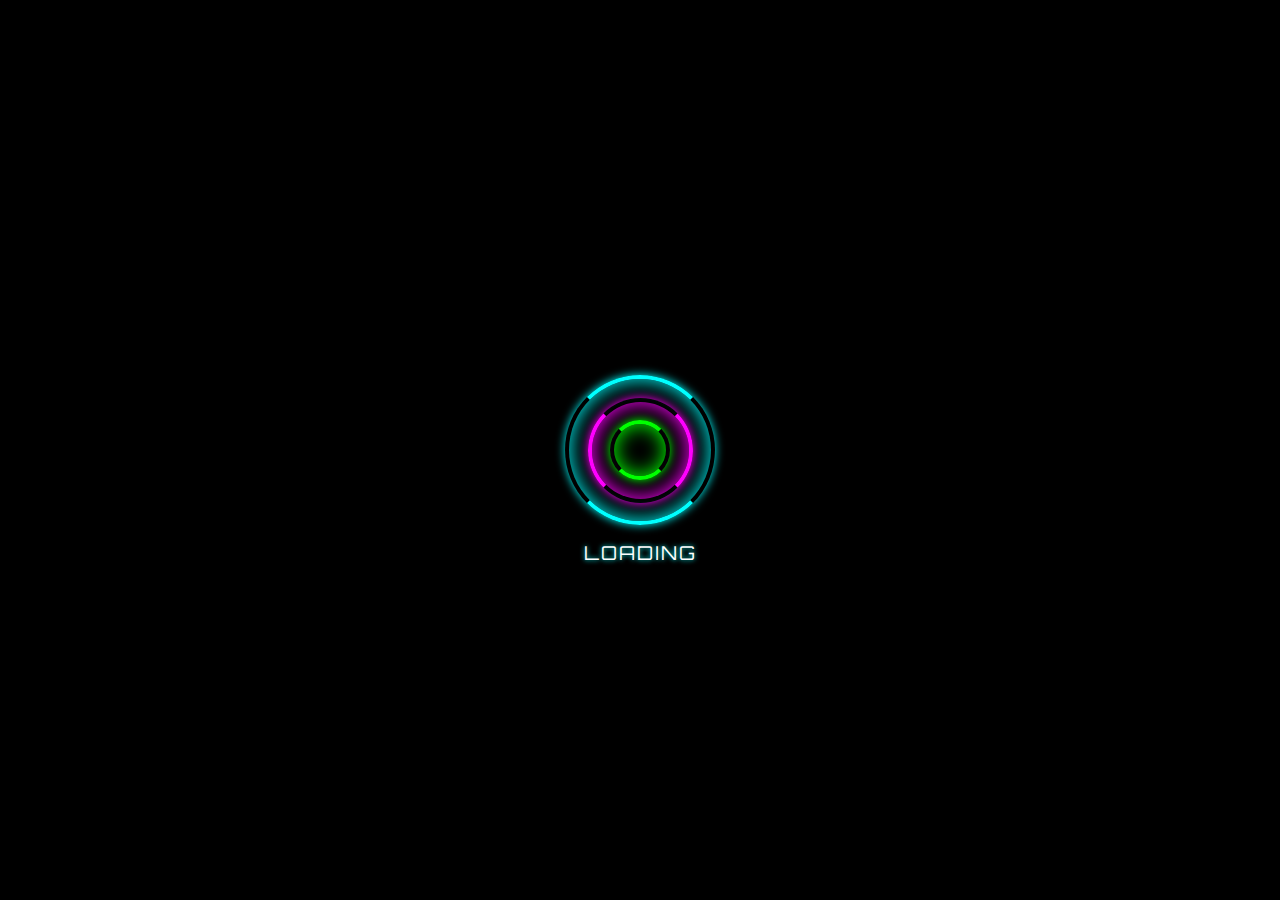
<file: pages/about.html>
<!DOCTYPE html>
<html lang="en">
<!-- 
    About Page
    Displays personal bio and social links.
-->
<head>
    <!-- 
        Setting up the document character set and viewport for responsiveness
    -->
    <meta charset="UTF-8">
    <meta name="viewport" content="width=device-width, initial-scale=1.0">
    <title>About Me | Ved Vyas</title>
    
    <!-- 
        Importing fonts: Cinzel, Noto Serif JP, and Orbitron 
        These fonts match the style used in the homepage
    -->
    <link rel="preconnect" href="https://fonts.googleapis.com">
    <link rel="preconnect" href="https://fonts.gstatic.com" crossorigin>
    <link href="https://fonts.googleapis.com/css2?family=Cinzel:wght@400;700&family=Noto+Serif+JP:wght@400;700&family=Orbitron:wght@400;700&display=swap" rel="stylesheet">
    
    <!-- Linking the specific stylesheet for the About page -->
    <link rel="stylesheet" href="about.css">
    <!-- General styles for the loader -->
    <link rel="stylesheet" href="../loader.css">
</head>
<body>
   <!-- General Loader structure -->
   <div id="techno-loader">
       <div class="loader-content">
           <div class="circle"></div>
           <div class="circle"></div>
           <div class="circle"></div>
           <div class="loading-text">LOADING</div>
       </div>
   </div>

    <!-- 
        Back Button
        Designed similarly to the Start button on the homepage.
    -->
    <a href="homepage.html" class="back-btn">BACK</a>

    <!-- 
        Main Container for the About Card
        The card itself is the red gamified element requested.
    -->
    <div class="card-container">
        <div class="about-card">
            
            <!-- Left Side: Content (Name, Description, Links) -->
            <div class="content-left">
                <!-- Name appearing on top -->
                <h1 class="name-title">Ved Vyas</h1>
                
                <!-- Small Description -->
                <p class="description">
                    Passionate STEM enthusiast with a strong interest in Artificial Intelligence,
                    Machine Learning, and Data Science. A sincere and dedicated learner,
                    consistently seeking opportunities to expand knowledge and skills. I enjoy
                    tech exploration and follow the Kaizen philosophy of continuous
                    improvement, striving to grow every day. Committed to continuous
                    growth and innovation in the technology domain.
                </p>
                
                <!-- Social Links: GitHub and HackerRank -->
                <div class="social-links">
                     <a href="https://github.com/developerved2312" target="_blank" class="social-btn">GitHub</a>
                     <a href="https://www.hackerrank.com/profile/ved_codes2312" target="_blank" class="social-btn">HackerRank</a>
                </div>
            </div>

            <!-- Right Side: User Image -->
            <div class="content-right">
                <img src="../assets/vedvyas_profilepic.jpg" alt="Ved Vyas" class="profile-img">
            </div>
            
        </div>
    </div>

    <!-- General script for loader functionality -->
    <script src="../loader.js"></script>
</body>
</html>
</file>
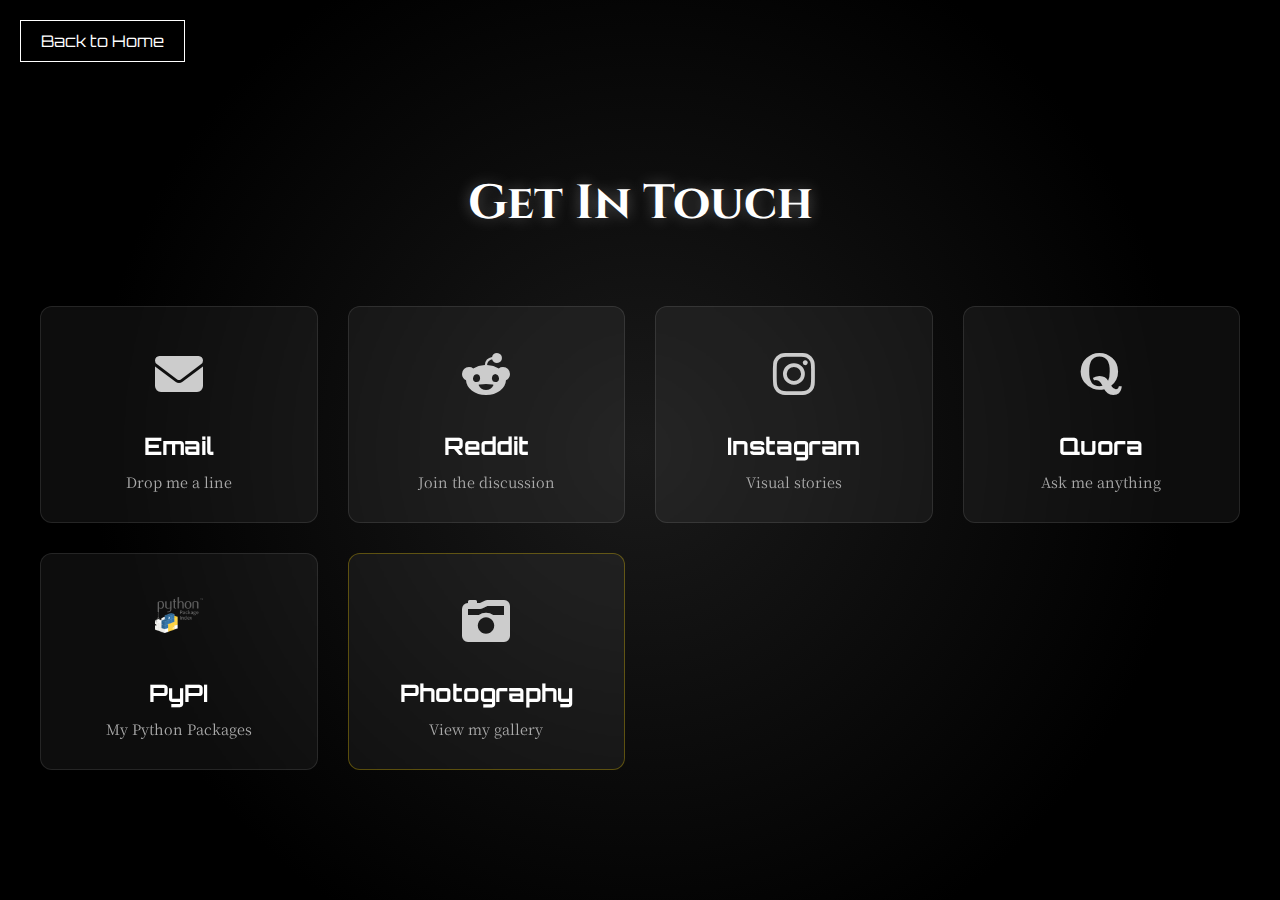
<file: pages/contactpage.html>
<!DOCTYPE html>
<html lang="en">
<head>
    <meta charset="UTF-8">
    <meta name="viewport" content="width=device-width, initial-scale=1.0">
    <title>Contact Me | Ved Vyas</title>
    <link rel="preconnect" href="https://fonts.googleapis.com">
    <link rel="preconnect" href="https://fonts.gstatic.com" crossorigin>
    <link href="https://fonts.googleapis.com/css2?family=Cinzel:wght@400;700&family=Noto+Serif+JP:wght@400;700&family=Orbitron:wght@400;700&display=swap" rel="stylesheet">
    <link rel="stylesheet" href="contactpage.css">
    <!-- Using Font Awesome for Social Icons if user hasn't provided images -->
    <link rel="stylesheet" href="https://cdnjs.cloudflare.com/ajax/libs/font-awesome/6.4.0/css/all.min.css">
</head>
<body>
    
    <a href="homepage.html" class="back-home">Back to Home</a>

    <div class="contact-container">
        <h1 class="page-title">Get In Touch</h1>
        
        <div class="contact-grid">
            
            <!-- Email -->
            <a href="mailto:vedcodes2312business@gmail.com" class="contact-card">
                <div class="icon-wrapper"><i class="fas fa-envelope"></i></div>
                <h2>Email</h2>
                <p>Drop me a line</p>
            </a>

            <!-- Reddit -->
            <a href="https://reddit.com/user/vedvyas2312" target="_blank" class="contact-card">
                <div class="icon-wrapper"><i class="fa-brands fa-reddit-alien"></i></div>
                <h2>Reddit</h2>
                <p>Join the discussion</p>
            </a>

            <!-- Instagram -->
            <a href="https://instagram.com/codewithved2312" target="_blank" class="contact-card">
                <div class="icon-wrapper"><i class="fa-brands fa-instagram"></i></div>
                <h2>Instagram</h2>
                <p>Visual stories</p>
            </a>

            <!-- Quora -->
            <a href="https://www.quora.com/profile/Ved-Vyas-146" target="_blank" class="contact-card">
                <div class="icon-wrapper"><i class="fa-brands fa-quora"></i></div>
                <h2>Quora</h2>
                <p>Ask me anything</p>
            </a>

            <!-- Python Package Index -->
            <a href="https://pypi.org/user/vedcodes2312/" target="_blank" class="contact-card">
                <div class="icon-wrapper">
                    <img src="../assets/pypi.png" alt="PyPI" style="width: 48px; height: 48px; object-fit: contain; ">
                </div>
                <h2>PyPI</h2>
                <p>My Python Packages</p>
            </a>

            <!-- Photography Page -->
            <a href="https://www.instagram.com/ved_clicks320" class="contact-card special-card">
                <div class="icon-wrapper"><i class="fas fa-camera-retro"></i></div>
                <h2>Photography</h2>
                <p>View my gallery</p>
            </a>

        </div>
    </div>

</body>
</html>
</file>
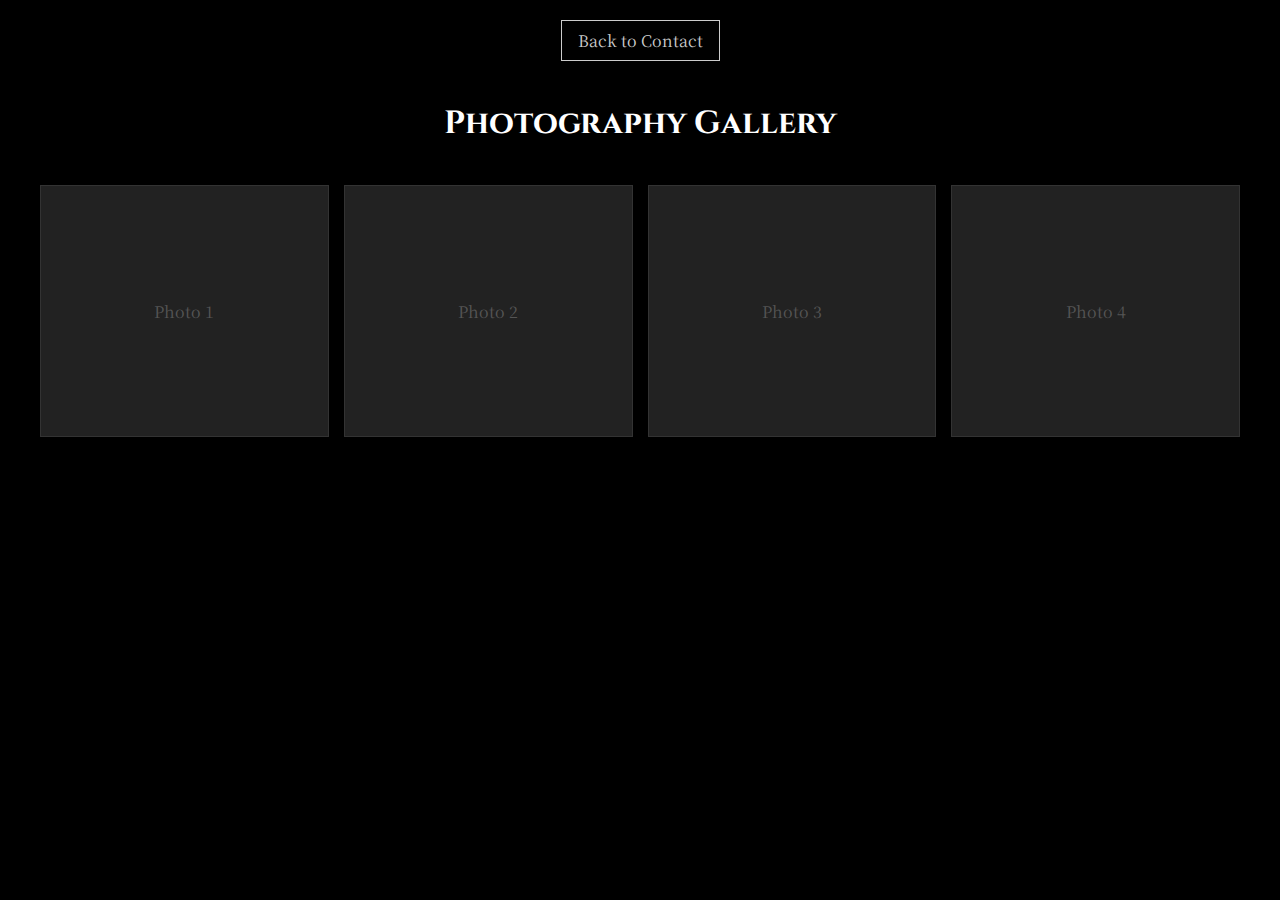
<file: pages/photography.html>
<!DOCTYPE html>
<html lang="en">
<head>
    <meta charset="UTF-8">
    <meta name="viewport" content="width=device-width, initial-scale=1.0">
    <title>Photography | Ved Vyas</title>
    <link rel="preconnect" href="https://fonts.googleapis.com">
    <link rel="preconnect" href="https://fonts.gstatic.com" crossorigin>
    <link href="https://fonts.googleapis.com/css2?family=Cinzel:wght@400;700&family=Noto+Serif+JP:wght@400;700&display=swap" rel="stylesheet">
    <style>
        body {
            background-color: #000;
            color: #fff;
            font-family: 'Noto Serif JP', serif;
            margin: 0;
            padding: 20px;
            text-align: center;
        }
        .back-link {
            display: inline-block;
            margin-bottom: 20px;
            color: #ccc;
            text-decoration: none;
            border: 1px solid #ccc;
            padding: 8px 16px;
        }
        .gallery {
            display: grid;
            grid-template-columns: repeat(auto-fill, minmax(250px, 1fr));
            gap: 15px;
            max-width: 1200px;
            margin: 0 auto;
        }
        .photo-wrapper {
            background: #222;
            height: 250px;
            display: flex;
            align-items: center;
            justify-content: center;
            color: #555;
            border: 1px solid #333;
        }
        h1 {
            font-family: 'Cinzel', serif;
            margin-bottom: 40px;
        }

        /* this makes photography gallery responsive */
        @media screen and (max-width: 768px) {
            body {
                padding: 10px;
            }
            .gallery {
                grid-template-columns: 1fr;
            }
            h1 {
                font-size: 1.5rem;
            }
        }
    </style>
</head>
<body>
    <a href="contactpage.html" class="back-link">Back to Contact</a>
    <h1>Photography Gallery</h1>
    <div class="gallery">
        <!-- Placeholders -->
        <div class="photo-wrapper">Photo 1</div>
        <div class="photo-wrapper">Photo 2</div>
        <div class="photo-wrapper">Photo 3</div>
        <div class="photo-wrapper">Photo 4</div>
    </div>
</body>
</html>
</file>
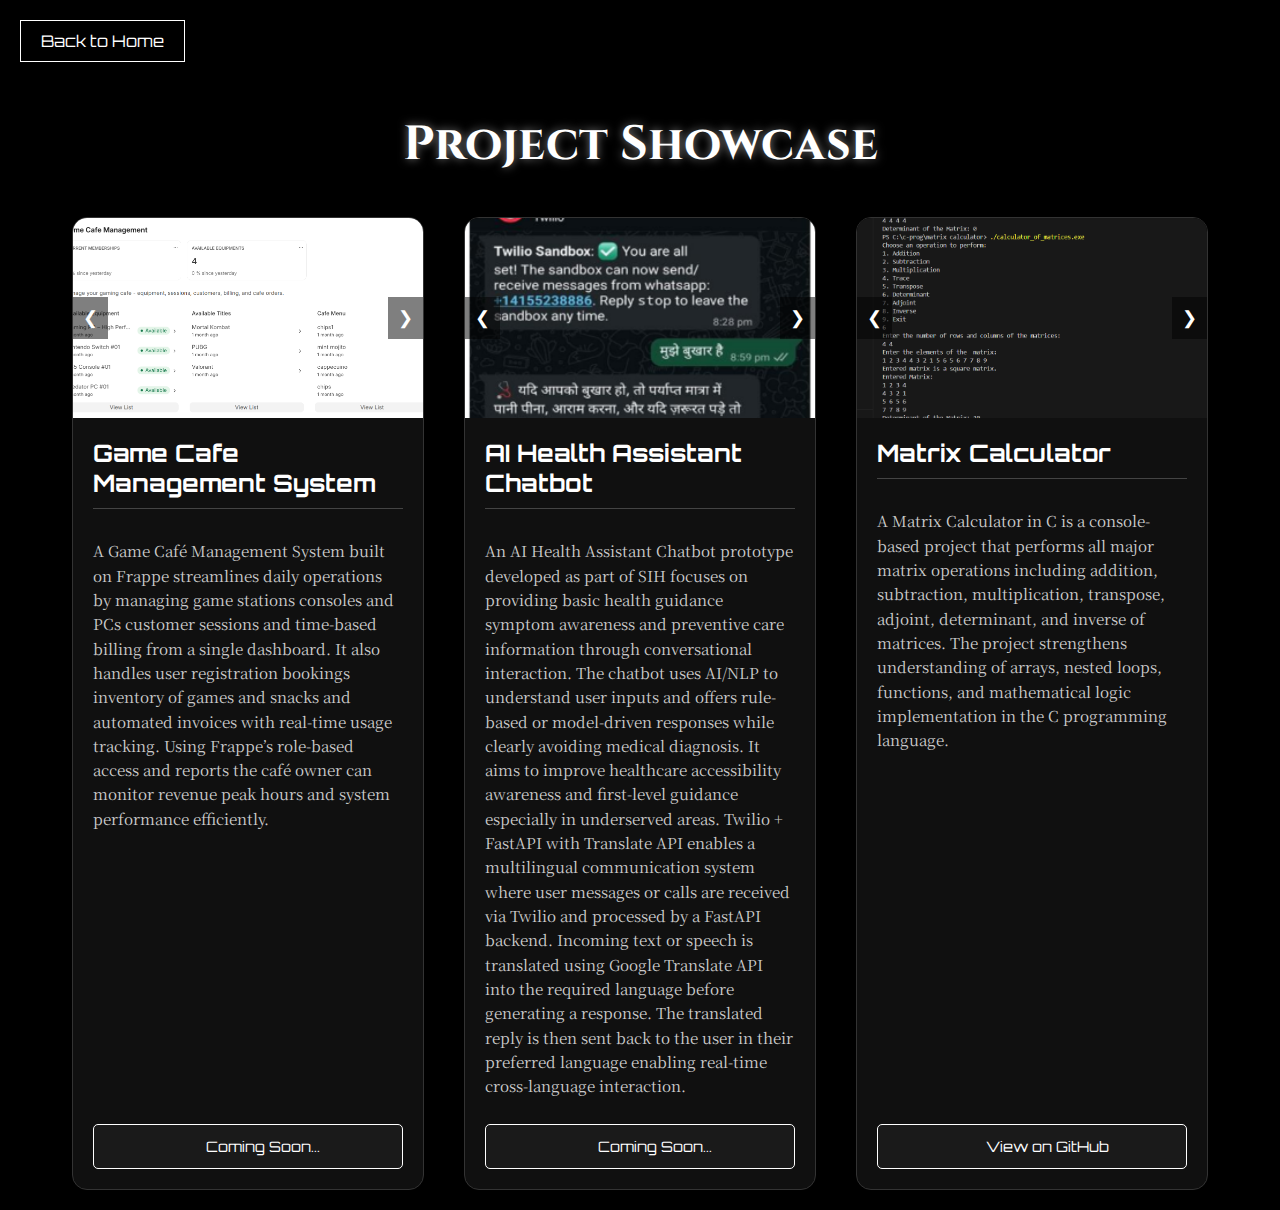
<file: pages/projectshowcase.html>
<!DOCTYPE html>
<html lang="en">
<head>
    <meta charset="UTF-8">
    <meta name="viewport" content="width=device-width, initial-scale=1.0">
    <title>Project Showcase | Ved Vyas</title>
    <link rel="preconnect" href="https://fonts.googleapis.com">
    <link rel="preconnect" href="https://fonts.gstatic.com" crossorigin>
    <link href="https://fonts.googleapis.com/css2?family=Cinzel:wght@400;700&family=Noto+Serif+JP:wght@400;700&family=Orbitron:wght@400;700&display=swap" rel="stylesheet">
    <link rel="stylesheet" href="projectshowcase.css">
    <!-- Reusing loader styles if needed, or keeping it simple -->
</head>
<body>
    
    <!-- Navigation back to home (optional but good UX) -->
    <a href="homepage.html" class="back-home">Back to Home</a>

    <div class="showcase-container">
        <h1 class="page-title">Project Showcase</h1>
        
        <div class="cards-wrapper">
            <!-- Card 1 -->
            <div class="project-card">
                <div class="card-image-slider" id="slider-1">
                    <button class="slider-btn prev" onclick="moveSlide('slider-1', -1)">&#10094;</button>
                    <div class="slides-container">
                        <div class="slide active"><img src="../assets/gamecafe1.png" alt="Game Cafe Management System Preview 1" onclick="openModal(this.src)" style="cursor: pointer;"></div>
                        <div class="slide"><img src="../assets/gamecafe2.png" alt="Game Cafe Management System Preview 2" onclick="openModal(this.src)" style="cursor: pointer;"></div>
                        <div class="slide"><img src="../assets/gamecafe3.png" alt="Game Cafe Management System Preview 3" onclick="openModal(this.src)" style="cursor: pointer;"></div>
                    </div>
                    <button class="slider-btn next" onclick="moveSlide('slider-1', 1)">&#10095;</button>
                </div>
                
                <div class="card-content">
                    <h2 class="project-name">Game Cafe Management System</h2>
                    <p class="project-description">
                       A Game Café Management System built on Frappe streamlines daily operations by managing game 
                       stations consoles and PCs customer sessions and time-based billing from a single dashboard. 
                       It also handles user registration bookings inventory of games and snacks and automated invoices 
                       with real-time usage tracking. Using Frappe’s role-based access and reports the café owner can
                        monitor revenue peak hours and system performance efficiently.
                    </p>
                    <div class="card-actions">
                        <a href="" target="_blank" class="github-button">
                            <span class="github-icon"></span> Coming Soon...
                        </a>
                    </div>
                </div>
            </div>

            <!-- Card 2 -->
            <div class="project-card">
                <div class="card-image-slider" id="slider-2">
                    <button class="slider-btn prev" onclick="moveSlide('slider-2', -1)">&#10094;</button>
                    <div class="slides-container">
                        <!-- <div class="slide active" style="background-color: #333;">Image 1</div>
                        <div class="slide" style="background-color: #444;">Image 2</div>
                        <div class="slide" style="background-color: #555;">Image 3</div> -->
                        <div class="slide active"><img src="../assets/sih1.png" alt="AI Health Assistant Preview 1" onclick="openModal(this.src)" style="cursor: pointer;"></div>
                        <div class="slide"><img src="../assets/sih2.png" alt="AI Health Assistant Preview 2" onclick="openModal(this.src)" style="cursor: pointer;"></div>
                        <div class="slide"><img src="../assets/sih3.png" alt="AI Health Assistant Preview 3" onclick="openModal(this.src)" style="cursor: pointer;"></div>
                    </div>
                    <button class="slider-btn next" onclick="moveSlide('slider-2', 1)">&#10095;</button>
                </div>
                
                <div class="card-content">
                    <h2 class="project-name">AI Health Assistant Chatbot</h2>
                    <p class="project-description">
                        An AI Health Assistant Chatbot prototype developed as part of SIH focuses on providing basic 
                        health guidance symptom awareness and preventive care information through conversational interaction.
                         The chatbot uses AI/NLP to understand user inputs and offers rule-based or model-driven responses 
                         while clearly avoiding medical diagnosis. It aims to improve healthcare accessibility awareness 
                         and first-level guidance especially in underserved areas. Twilio + FastAPI with Translate API 
                         enables a multilingual communication system where user messages or calls are received via 
                         Twilio and processed by a FastAPI backend. Incoming text or speech is translated using 
                         Google Translate API  into the required language before generating a response. 
                         The translated reply is then sent back to the user in their preferred language enabling real-time 
                         cross-language interaction.
                    <div class="card-actions">
                        <a href="" target="_blank" class="github-button">
                            <span class="github-icon"></span> Coming Soon...
                        </a>
                    </div>
                </div>
            </div>

             <!-- Card 3 -->
             <div class="project-card">
                <div class="card-image-slider" id="slider-3">
                    <button class="slider-btn prev" onclick="moveSlide('slider-3', -1)">&#10094;</button>
                    <div class="slides-container">
                        <div class="slide active"><img src="../assets/matrix1.png" alt="Matrix Calculator Preview 1" onclick="openModal(this.src)" style="cursor: pointer;"></div>
                        <div class="slide"><img src="../assets/matrix2.png" alt="Matrix Calculator Preview 2" onclick="openModal(this.src)" style="cursor: pointer;"></div>
                        <div class="slide"><img src="../assets/matrix3.png" alt="Matrix Calculator Preview 3" onclick="openModal(this.src)" style="cursor: pointer;"></div>
                    </div>
                    <button class="slider-btn next" onclick="moveSlide('slider-3', 1)">&#10095;</button>
                </div>
                
                <div class="card-content">
                    <h2 class="project-name">Matrix Calculator</h2>
                    <p class="project-description">
                       A Matrix Calculator in C is a console-based project that performs all major matrix operations including addition, subtraction, multiplication,
                        transpose, adjoint, determinant, and inverse of matrices.
                       The project strengthens understanding of arrays, nested loops, functions, and mathematical logic implementation in the C programming language.

                    </p>
                    <div class="card-actions">
                        <a href="https://github.com/developerved2312/matrix_calculator" target="_blank" class="github-button">
                            <span class="github-icon"></span> View on GitHub
                        </a>
                    </div>
                </div>
            </div>

        </div>
    </div>

    <!-- Image Modal -->
    <div id="imageModal" class="modal" onclick="closeModal()">
        <span class="close">&times;</span>
        <img class="modal-content" id="modalImg">
    </div>

    <script src="projectshowcase.js"></script>
</body>
</html>
</file>
<file: loader.css>
/* General styles for the techno-themed loader */
#techno-loader {
    position: fixed;
    top: 0;
    left: 0;
    width: 100%;
    height: 100%;
    background-color: #000;
    z-index: 9999;
    display: flex;
    justify-content: center;
    align-items: center;
    transition: opacity 0.5s ease-out, visibility 0.5s ease-out;
}

/* Hide the loader when loaded */
#techno-loader.loader-hidden {
    opacity: 0;
    visibility: hidden;
}

/* Loader container */
.loader-content {
    position: relative;
    width: 150px;
    height: 150px;
    display: flex;
    justify-content: center;
    align-items: center;
}

/* Inner rotating circle with techno color */
.circle {
    position: absolute;
    border-radius: 50%;
    border: 4px solid transparent;
}

/* Outer Ring */
.circle:nth-child(1) {
    width: 100%;
    height: 100%;
    border-top: 4px solid #0ff;
    border-bottom: 4px solid #0ff;
    animation: rotate-cw 2s linear infinite;
    box-shadow: 0 0 10px #0ff, 0 0 20px #0ff inset;
}

/* Middle Ring */
.circle:nth-child(2) {
    width: 70%;
    height: 70%;
    border-left: 4px solid #f0f;
    border-right: 4px solid #f0f;
    animation: rotate-ccw 1.5s linear infinite;
    box-shadow: 0 0 10px #f0f, 0 0 20px #f0f inset;
}

/* Inner Ring */
.circle:nth-child(3) {
    width: 40%;
    height: 40%;
    border-top: 4px solid #0f0;
    border-bottom: 4px solid #0f0;
    animation: rotate-cw 1s linear infinite;
    box-shadow: 0 0 10px #0f0, 0 0 20px #0f0 inset;
}

/* Loading text */
.loading-text {
    position: absolute;
    bottom: -40px;
    color: #fff;
    font-family: 'Orbitron', 'Courier New', Courier, monospace;
    font-size: 1.2rem;
    letter-spacing: 2px;
    animation: blink 1s infinite alternate;
    text-shadow: 0 0 5px #0ff;
}

/* Animations */
@keyframes rotate-cw {
    0% { transform: rotate(0deg); }
    100% { transform: rotate(360deg); }
}

@keyframes rotate-ccw {
    0% { transform: rotate(0deg); }
    100% { transform: rotate(-360deg); }
}

@keyframes blink {
    from { opacity: 1; }
    to { opacity: 0.5; }
}
</file>
<file: pages/contactpage.css>
body {
    background-color: #000000;
    color: #ffffff;
    font-family: 'Noto Serif JP', serif;
    margin: 0;
    padding: 0;
    min-height: 100vh;
}

.back-home {
    position: absolute;
    top: 20px;
    left: 20px;
    color: #fff;
    text-decoration: none;
    font-family: 'Orbitron', sans-serif;
    border: 1px solid #fff;
    padding: 10px 20px;
    transition: all 0.3s ease;
    z-index: 1000;
}

.back-home:hover {
    background-color: #fff;
    color: #000;
}

.contact-container {
    display: flex;
    flex-direction: column;
    align-items: center;
    justify-content: center;
    min-height: 100vh;
    padding: 20px;
    box-sizing: border-box;
    background: radial-gradient(circle at center, #1a1a1a 0%, #000 70%);
}

.page-title {
    font-family: 'Cinzel', serif;
    font-size: 3rem;
    margin-bottom: 50px;
    text-shadow: 0 0 15px rgba(255, 255, 255, 0.3);
    margin-top: 60px; /* Space for back button */
}

.contact-grid {
    display: grid;
    grid-template-columns: repeat(auto-fit, minmax(250px, 1fr));
    gap: 30px;
    width: 100%;
    max-width: 1200px;
    padding: 20px;
}

.contact-card {
    background: rgba(255, 255, 255, 0.05);
    border: 1px solid rgba(255, 255, 255, 0.1);
    border-radius: 12px;
    padding: 30px;
    text-align: center;
    text-decoration: none;
    color: #fff;
    transition: transform 0.3s, background 0.3s, box-shadow 0.3s;
    display: flex;
    flex-direction: column;
    align-items: center;
    backdrop-filter: blur(5px);
}

.contact-card:hover {
    transform: translateY(-10px);
    background: rgba(255, 255, 255, 0.1);
    box-shadow: 0 10px 20px rgba(0, 255, 255, 0.1);
    border-color: rgba(255, 255, 255, 0.3);
}

.icon-wrapper {
    font-size: 3rem;
    margin-bottom: 15px;
    color: #ccc;
    transition: color 0.3s;
}

.contact-card:hover .icon-wrapper {
    color: #fff;
    text-shadow: 0 0 10px rgba(255, 255, 255, 0.8);
}

.contact-card h2 {
    font-family: 'Orbitron', sans-serif;
    font-size: 1.5rem;
    margin: 10px 0;
}

.contact-card p {
    font-size: 0.9rem;
    color: #aaa;
    margin: 0;
}

.special-card {
    border-color: rgba(255, 215, 0, 0.3); /* Gold tint for photography */
}

.special-card:hover {
    box-shadow: 0 10px 20px rgba(255, 215, 0, 0.1);
}

/* Specific hover colors matching brands approx */
.contact-card:hover .fa-reddit-alien { color: #FF4500; }
.contact-card:hover .fa-x-twitter { color: #fff; } /* X is black/white */
.contact-card:hover .fa-medium { color: #fff; }
.contact-card:hover .fa-instagram { color: #E1306C; }
.contact-card:hover .fa-quora { color: #B92B27; }
.contact-card:hover .fa-pinterest { color: #BD081C; }
.contact-card:hover .fa-envelope { color: #0078D4; }
.contact-card:hover .fa-camera-retro { color: #FFD700; }

@media (max-width: 600px) {
    .page-title {
        font-size: 2rem;
    }
    .contact-grid {
        grid-template-columns: 1fr;
    }
}

/* this adjusts contact cards for mobile */
@media screen and (max-width: 768px) {
    .contact-grid {
        grid-template-columns: 1fr;
        gap: 20px;
        padding: 10px;
    }
    
    .page-title {
        font-size: 2rem;
        margin-top: 80px;
    }

    .contact-card {
        padding: 20px;
    }
}
</file>
<file: pages/projectshowcase.css>
body {
    background-color: #000000;
    color: #ffffff;
    font-family: 'Noto Serif JP', serif;
    margin: 0;
    padding: 0;
    overflow-x: hidden; /* Prevent body scroll if we want horizontal scroll on cards wrapper */
}

.back-home {
    position: absolute;
    top: 20px;
    left: 20px;
    color: #fff;
    text-decoration: none;
    font-family: 'Orbitron', sans-serif;
    border: 1px solid #fff;
    padding: 10px 20px;
    transition: all 0.3s ease;
    z-index: 1000;
}

.back-home:hover {
    background-color: #fff;
    color: #000;
}

.showcase-container {
    display: flex;
    flex-direction: column;
    align-items: center;
    padding: 20px;
    min-height: 100vh;
    box-sizing: border-box;
    padding-top: 80px; /* Space for back button/title */
}

.page-title {
    font-family: 'Cinzel', serif;
    font-size: 3rem;
    margin-bottom: 40px;
    text-shadow: 0 0 10px rgba(255, 255, 255, 0.5);
    text-align: center;
}

/* Container for the cards to allow horizontal scrolling/swiping */
.cards-wrapper {
    display: flex;
    flex-wrap: wrap; /* Allow wrapping for desktop, or use nowrap for pure horizontal scroll */
    justify-content: center;
    gap: 40px;
    width: 100%;
    max-width: 1400px;
}

/* Card Styling */
.project-card {
    background: rgba(20, 20, 20, 0.8);
    border: 1px solid #333;
    border-radius: 15px;
    width: 350px;
    overflow: hidden;
    box-shadow: 0 10px 30px rgba(0, 0, 0, 0.5);
    transition: transform 0.3s ease, box-shadow 0.3s ease;
    display: flex;
    flex-direction: column;
}

.project-card:hover {
    transform: translateY(-10px);
    box-shadow: 0 15px 40px rgba(255, 255, 255, 0.1);
    border-color: #555;
}

/* Slider inside the card */
.card-image-slider {
    position: relative;
    width: 100%;
    height: 200px; /* Adjust height as needed */
    background-color: #000;
    overflow: hidden;
}

.slides-container {
    width: 100%;
    height: 100%;
}

.slide {
    display: none;
    width: 100%;
    height: 100%;
    /* Use flex to center text in placeholder, remove if using img tags */
    align-items: center;
    justify-content: center;
    color: #aaa;
    font-family: sans-serif;
    font-size: 1.2rem;
}

.slide.active {
    display: flex; /* or block if using img */
}

.slide img {
    width: 100%;
    height: 100%;
    object-fit: cover;
}

/* Slider Arrows */
.slider-btn {
    position: absolute;
    top: 50%;
    transform: translateY(-50%);
    background-color: rgba(0,0,0,0.5);
    color: white;
    border: none;
    font-size: 18px;
    padding: 10px;
    cursor: pointer;
    z-index: 10;
    transition: background 0.3s;
}

.slider-btn:hover {
    background-color: rgba(0,0,0,0.8);
}

.prev {
    left: 0;
}

.next {
    right: 0;
}

/* Card Content */
.card-content {
    padding: 20px;
    flex-grow: 1;
    display: flex;
    flex-direction: column;
}

.project-name {
    font-family: 'Orbitron', sans-serif;
    font-size: 1.5rem;
    margin-top: 0;
    margin-bottom: 15px;
    color: #fff;
    border-bottom: 1px solid #444;
    padding-bottom: 10px;
}

.project-description {
    font-size: 0.95rem;
    line-height: 1.6;
    color: #ccc;
    margin-bottom: 25px;
    flex-grow: 1;
}

.card-actions {
    margin-top: auto;
}

/* GitHub Button */
.github-button {
    display: inline-flex;
    align-items: center;
    justify-content: center;
    background-color: #1a1a1a;
    color: #fff;
    text-decoration: none;
    padding: 10px 20px;
    border-radius: 5px;
    font-family: 'Orbitron', sans-serif;
    font-size: 0.9rem;
    border: 1px solid #fff;
    transition: all 0.3s ease;
    width: 100%;
    box-sizing: border-box;
}

.github-button:hover {
    background-color: #fff;
    color: #000;
}

.github-icon::before {
    content: '';
    display: inline-block;
    width: 20px;
    height: 20px;
    margin-right: 10px;
    background-size: cover;
}

/* Mobile Responsive */
@media (max-width: 768px) {
    .cards-wrapper {
        flex-direction: row; 
        flex-wrap: nowrap;
        overflow-x: auto;
        justify-content: flex-start;
        padding-bottom: 20px; /* Space for scrollbar */
        scroll-behavior: smooth;
        -webkit-overflow-scrolling: touch; /* for smooth scrolling on iOS */
    }
    
    .project-card {
        flex: 0 0 auto; /* Don't shrink, stick to width */
        width: 85vw; /* width of card on mobile */
        margin-right: 20px;
    }
    
    .showcase-container {
        padding-left: 0;
        padding-right: 0;
    }

    .page-title {
        font-size: 2rem;
    }
}

/* Modal Styles */
.modal {
    display: none; 
    position: fixed; 
    z-index: 2000; 
    left: 0;
    top: 0;
    width: 100%; 
    height: 100%; 
    overflow: auto; 
    background-color: rgb(0,0,0); 
    background-color: rgba(0,0,0,0.9); 
}

.modal-content {
    margin: auto;
    display: block;
    width: 80%;
    max-width: 900px;
    max-height: 90vh;
    object-fit: contain;
    position: relative;
    top: 50%;
    transform: translateY(-50%);
    box-shadow: 0 0 20px rgba(255,255,255,0.2);
}

.close {
    position: absolute;
    top: 15px;
    right: 35px;
    color: #f1f1f1;
    font-size: 40px;
    font-weight: bold;
    transition: 0.3s;
    cursor: pointer;
    z-index: 2001;
}

.close:hover,
.close:focus {
    color: #bbb;
    text-decoration: none;
    cursor: pointer;
}

/* Animation for modal */
.modal-content {  
    animation-name: zoom;
    animation-duration: 0.6s;
}

@keyframes zoom {
    from {transform:translateY(-50%) scale(0)} 
    to {transform:translateY(-50%) scale(1)}
}


/* this adapts the project slider page */
@media screen and (max-width: 768px) {
    body {
        height: auto;
        overflow-y: auto;
    }

    .cards-wrapper {
        flex-direction: column;
        align-items: center;
        width: 100%;
        padding-bottom: 30px;
    }

    .project-card {
        width: 90% !important;
        margin-bottom: 30px;
    }

    /* this fits the slider image */
    .card-image-slider {
        height: 180px; 
    }
}
</file>
<file: pages/about.css>
/* 
    About Page Stylesheet
    Personal information and bio styling.
*/

/* 
    General Reset and Body Styling 
*/
* {
    margin: 0;
    padding: 0;
    box-sizing: border-box;
}

html, body {
    width: 100%;
    height: 100%;
}

/* 
    Background Setup 
    Using aboutpagebg.png as full background
*/
body {
    background-image: url("../assets/aboutpagebg.png");
    background-size: cover;
    background-position: center;
    background-repeat: no-repeat;
    background-attachment: fixed;
    background-color: black; /* Fallback */
    font-family: 'Orbitron', sans-serif;
    display: flex;
    justify-content: center;
    align-items: center;
    /* overflow: hidden;  Removed to allow scrolling if content overflows */
    overflow-x: hidden;
}

/* 
    Back Button Styles
    Replicated from homepage.html's Start Game button 
    Standardized Sci-Fi Polygon
*/
.back-btn {
    position: fixed;
    bottom: 40px;
    left: 40px;
    background-color: #e53935; 
    color: white;
    font-family: 'Orbitron', sans-serif;
    padding: 20px 45px;
    text-decoration: none;
    font-weight: 700;
    font-size: 1.2rem;
    border: none;
    z-index: 999;
    transition: all 0.3s ease;
    cursor: pointer;
    box-shadow: 0 0 15px rgba(229, 57, 53, 0.6);
    
    /* Chamfered edges */
    clip-path: polygon(
        20px 0, 
        100% 0, 
        100% calc(100% - 20px), 
        calc(100% - 20px) 100%, 
        0 100%, 
        0 20px
    );
}

.back-btn:hover {
    background-color: #FFD700; /* Yellow hover effect */
    color: black;
    box-shadow: 0 0 25px rgba(255, 215, 0, 0.8);
    transform: scale(1.05); /* Slight grow on hover */
}

/* 
    Card Container
    Centers the card on the screen
*/
.card-container {
    width: 100%;
    display: flex;
    justify-content: center;
    align-items: center;
    padding: 20px;
}

/* 
    The Huge Hovering Card
    Gamified red color background
*/
.about-card {
    background: rgba(229, 57, 53, 0.9); /* Red base with slight transparency */
    width: 900px;
    max-width: 90%;
    min-height: 500px;
    display: flex;
    flex-direction: row; /* Side-by-side layout: Text Left, Image Right */
    justify-content: space-between;
    align-items: center;
    padding: 3rem;
    color: white;
    
    /* Angled corners for gamified aesthetic */
    clip-path: polygon(
        5% 0, 100% 0, 100% 90%, 95% 100%, 0 100%, 0 10%
    );
    
    /* Glow/Shadow for depth */
    box-shadow: 0 0 30px rgba(0, 0, 0, 0.8);
    border: 2px solid rgba(255, 255, 255, 0.2);
    
    /* Transition for hover effect */
    transition: transform 0.4s ease, box-shadow 0.4s ease;
}

/* 
    Hover Effect on the Card
    Makes it "hover" nicely
*/
.about-card:hover {
    transform: translateY(-10px) scale(1.02);
    box-shadow: 0 20px 50px rgba(229, 57, 53, 0.6);
}

/* 
    Left Content Area (Text) 
*/
.content-left {
    flex: 1;
    display: flex;
    flex-direction: column;
    justify-content: center;
    padding-right: 2rem;
}

/* Name Styling */
.name-title {
    font-family: 'Orbitron', sans-serif;
    font-size: 3.5rem;
    text-transform: uppercase;
    margin-bottom: 1rem;
    color: #fff;
    text-shadow: 3px 3px 0 #000;
    letter-spacing: 2px;
}

/* Description Text Styling */
.description {
    font-family: 'Noto Serif JP', serif;
    font-size: 1.1rem;
    line-height: 1.8;
    margin-bottom: 2rem;
    background: rgba(0, 0, 0, 0.3); /* Darken background for readability */
    padding: 15px;
    border-left: 4px solid #FFD700; /* Gold accent line */
    border-radius: 0 10px 10px 0;
}

/* 
    Social Links Container 
*/
.social-links {
    display: flex;
    gap: 20px;
}

/* Social Buttons */
.social-btn {
    text-decoration: none;
    color: white;
    font-size: 1.1rem;
    padding: 10px 25px;
    border: 2px solid white;
    border-radius: 5px; /* Slight rounding or keep square for tech feel */
    transition: all 0.3s ease;
    font-weight: bold;
    background: black;
}

.social-btn:hover {
    background: #FFD700;
    color: black;
    border-color: #FFD700;
    box-shadow: 0 0 15px #FFD700;
}

/* 
    Right Content Area (Image) 
*/
.content-right {
    flex: 1;
    display: flex;
    justify-content: center;
    align-items: center;
}

/* Profile Image Styling */
.profile-img {
    width: 350px;       /* Fixed size or strictly controlled */
    height: 350px;
    object-fit: cover;
    border-radius: 50%; /* Circle image or modify for square */
    border: 5px solid white;
    box-shadow: 0 0 20px rgba(0,0,0,0.6);
    
    /* Floating effect for image */
    animation: floatImg 6s ease-in-out infinite;
}

/* 
    Animation for floating image 
*/
@keyframes floatImg {
    0% { transform: translateY(0); }
    50% { transform: translateY(-15px); }
    100% { transform: translateY(0); }
}

/* 
    Responsiveness 
    Adjust layout for smaller screens
*/
@media (max-width: 900px) {
    .about-card {
        flex-direction: column-reverse;
        height: auto;
        padding: 2rem;
        clip-path: none; /* Simplify shape on mobile */
        border-radius: 20px;
    }

    .content-left {
        padding-right: 0;
        text-align: center;
        margin-top: 2rem;
    }
    
    .social-links {
        justify-content: center;
    }

    .descripption {
        text-align: left;
    }
    
    .profile-img {
        width: 200px;
        height: 200px;
    }

    .back-btn {
        bottom: 20px;
        left: 20px;
        padding: 15px 25px;
        font-size: 1rem;
    }
}

/* this controls mobile view settings */
@media screen and (max-width: 768px) {
    /* this allows vertical scrolling on phone */
    body {
        height: auto;
        overflow-y: auto;
        display: block; /* removes flex centering to allow scroll flow */
        padding-bottom: 20px;
    }

    /* this fixes the card size and stacking */
    .about-card {
        flex-direction: column !important;
        height: auto !important;
        width: 90% !important;
        margin-top: 80px; /* clears space for loading or headers */
    }

    /* this makes the image sit on top or bottom */
    .content-right {
        order: -1; /* move image to top */
        width: 100%;
        height: 250px; /* limit height */
    }
    
    .profile-img {
        width: 150px;
        height: 150px;
        margin-top: 20px;
    }

    /* this adjusts text content spacing */
    .content-left {
        width: 100%;
        padding: 20px;
        text-align: center;
    }

    /* this repositions the back button */
    .back-btn {
        top: 20px;
        bottom: auto;
        left: 20px;
        padding: 10px 20px;
        font-size: 0.9rem;
    }
}
</file>
